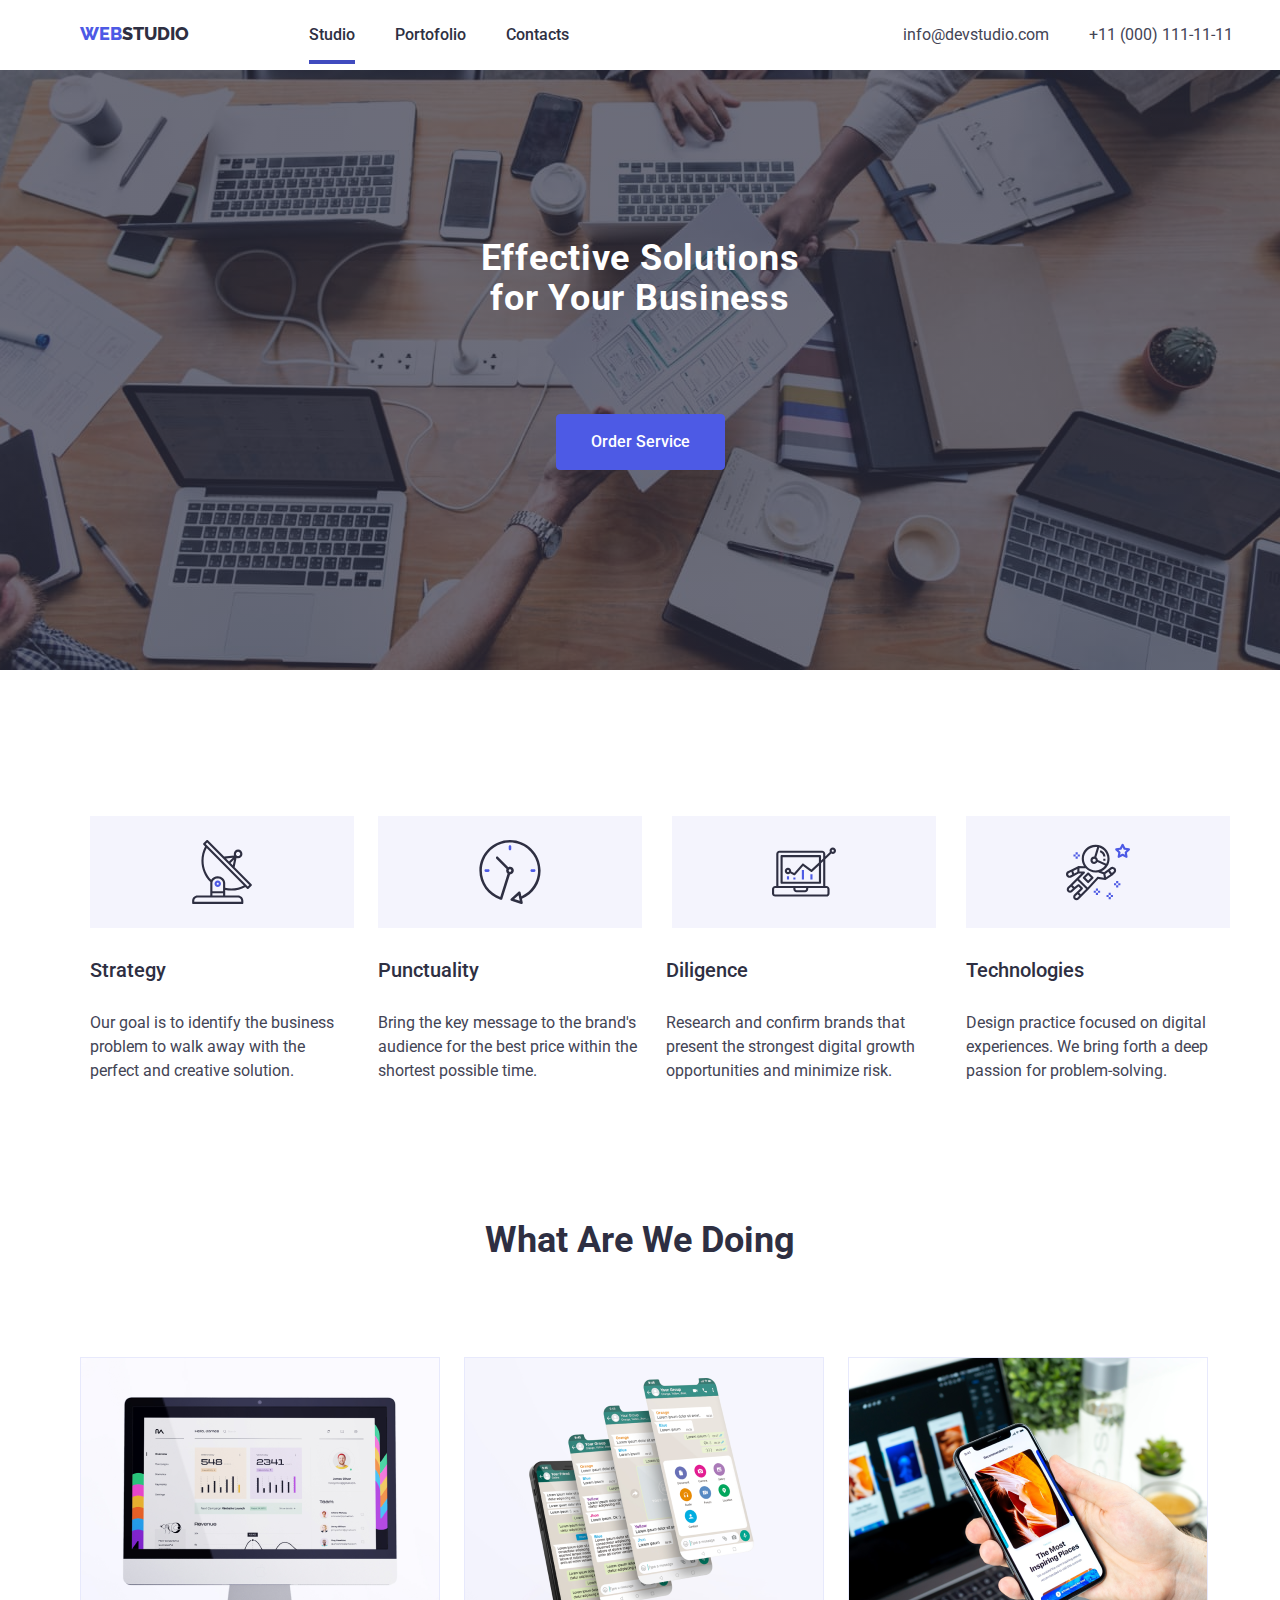
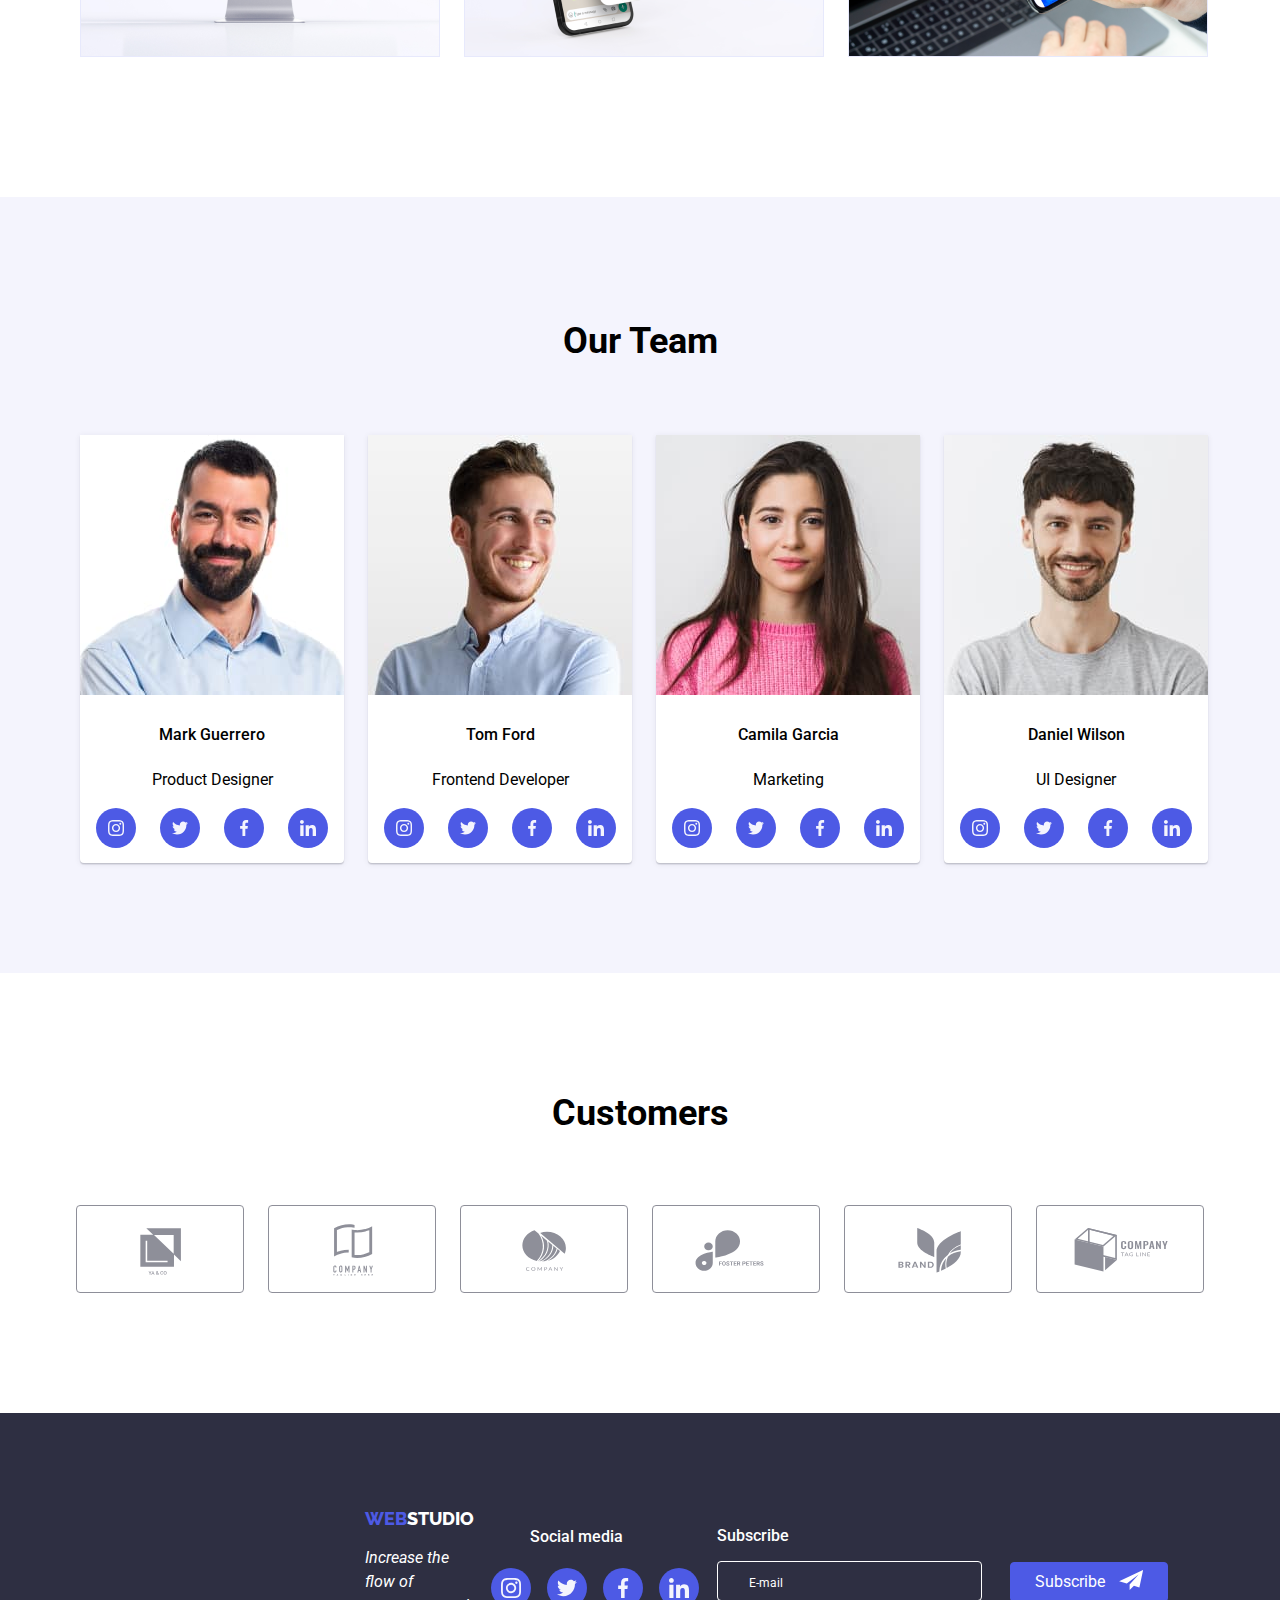
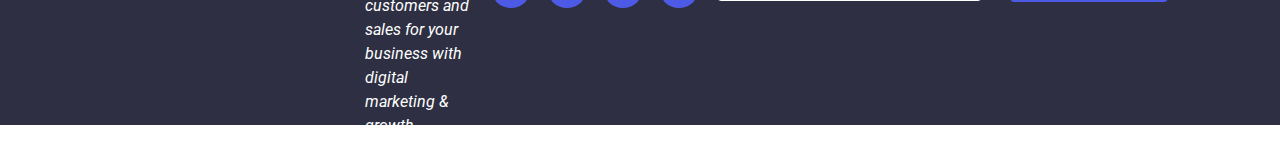
<file: index.html>
<!DOCTYPE html>
<html lang="en">

<head>
    <meta charset="UTF-8">
    <meta name="viewport" content="width=device-width, initial-scale=1.0">
    <title>Studio</title>
    <link rel="preconnect" href="https://fonts.googleapis.com">
    <link rel="preconnect" href="https://fonts.gstatic.com" crossorigin>
    <link
        href="https://fonts.googleapis.com/css2?family=Raleway:ital,wght@0,100..900;1,100..900&family=Roboto:ital,wght@0,100;0,300;0,400;0,500;0,700;0,900;1,100;1,300;1,400;1,500;1,700;1,900&display=swap"
        rel="stylesheet">
    <link rel="stylesheet" href="./styles/modern-normalize.css">
    <link rel="stylesheet" href="./styles/styles.css">

</head>

<body>
    <!-- Header section -->
    <header class="global-header">
        <div class="container">
            <a href="index.html" class="logo">STUDIO</a>
            <nav class="nav-bar">
                <ul class="nav-list">
                    <li><a href="index.html" class="active">Studio</a></li>
                    <li><a href="portofolio.html">Portofolio</a> </li>
                    <li><a href="contacts.html">Contacts</a> </li>
                </ul>
            </nav>
            <ul class="contact">
                <li><a href="mailto:info@devstudio.com">info@devstudio.com</a></li>
                <li><a href="tel:+11(000)111-11-11">+11 (000) 111-11-11</a></li>
            </ul>
        </div>
    </header>

    <main>
        <!-- Hero section -->
        <section class="hero-section">

            <div class="position">
                <h1 class="hero-title">Effective Solutions<br>for Your Business
                </h1>
                <button type="button" class="order-service " data-modal-open>Order Service</button>
            </div>
            <div class="modal is-hidden" data-modal>
                <div class="modal-content">
                    <form action="" autocomplete="on" novalidate>
                        <p>Leave your contacts and we will call you back</p>
                        <label for="" class="form-modal">
                            <span>Name</span>
                            <input type="text" name="name" class="input" required>
                            <svg>
                                <use href="./svg/icons.svg#icon-person"></use>
                            </svg>
                        </label>
                        <label for="" class="form-modal">
                            <span>Phone</span>
                            <input type="text" name="phone" class="input" required>
                            <svg>
                                <use href="./svg/icons.svg#icon-phone"></use>
                            </svg>
                        </label>
                        <label for="" class="form-modal">
                            <span>Email</span>
                            <input type="text" name="email" class="input" required>
                            <svg>
                                <use href="./svg/icons.svg#icon-email"></use>
                            </svg>
                        </label>

                        <label for="" class="form-modal">
                            <span>Comment</span>
                            <textarea type="text" name="message" class="form-message" placeholder="Text input" cols="3"
                                rows="3"></textarea>
                        </label>
                        <label class="accept">
                            <input type="checkbox" class="check" name="agree" value="agree" required>
                            <svg class="check-btn">
                                <use href="./svg/check.svg#icon-check"></use>
                            </svg>
                            <span class="policy-text">I accept the terms and conditions of the <a href=""
                                    class="privacy">Privacy
                                    Policy</a></span>
                        </label>

                        <button type="submit" class="modal-btn">Send</button>
                    </form>
                    <div class="button close-btn" data-modal-close>&times;</div>
                </div>

            </div>
        </section>
        <!-- Section strenghts -->
        <section class="section-one">
            <div class="container">
                <ul class="description-tab">
                    <li class="strategy">
                        <div class="paragraph-icon">
                            <div class="paragraph-logo">
                                <svg>
                                    <use href="./svg/section-one.svg#icon-antena"></use>
                                </svg>
                            </div>
                        </div>
                        <h4>Strategy</h4>
                        <p>
                            Our goal is to identify the business
                            problem to walk away with the perfect and creative solution.
                        </p>
                    </li>
                    <li>
                        <div class="paragraph-icon">
                            <div class="paragraph-logo">
                                <svg>
                                    <use href="./svg/section-one.svg#icon-clock"></use>
                                </svg>
                            </div>
                        </div>
                        <h4>Punctuality</h4>
                        <p>Bring the key message to the brand's audience for the best price within the shortest
                            possible
                            time.
                        </p>
                    </li>
                    <li>
                        <div class="paragraph-icon">
                            <div class="paragraph-logo">
                                <svg>
                                    <use href="./svg/section-one.svg#icon-diagram"></use>
                                </svg>
                            </div>
                        </div>
                        <h4>Diligence</h4>
                        <p>Research and confirm brands that present the strongest digital growth opportunities and
                            minimize
                            risk.</p>
                    </li>
                    <li>
                        <div class="paragraph-icon">
                            <div class="paragraph-logo">
                                <svg>
                                    <use href="./svg/section-one.svg#icon-astronaut"></use>
                                </svg>
                            </div>
                        </div>
                        <h4>Technologies</h4>
                        <p>Design practice focused on digital experiences. We bring forth a deep passion for
                            problem-solving.
                        </p>
                    </li>
                </ul>
            </div>
        </section>
        <!-- Section what are we doing -->
        <section class="section-two">
            <div class="container">
                <h2 class="what-we-do">What Are We Doing</h2>
                <ul class="what-we-do-pics">
                    <li><img src="images/first_pic.png" alt="a pic of a computer monitor" width="360"></li>
                    <li><img src="images/second_pic.png" alt="a pic of a phone with multiple interaces" width="360">
                    </li>
                    <li><img src="images/third_pic.png"
                            alt="a pic of someone holding a phone searching for inspiring places" width="360">
                    </li>
                </ul>
            </div>
        </section>
        <!-- Section our team -->
        <section class="section-three">
            <div class="container">
                <h2 class="our-team">Our Team</h2>
                <ul class="our-team-pics">
                    <li>
                        <img src="images/first_employee.jpg" alt="An image of the product designer" width="264">
                        <h4>Mark Guerrero</h4>
                        <p>Product Designer</p>
                        <div class="social-media">
                            <a href="https://instagram.com" class="icon" target="_blank"
                                rel="noopener noreferrer nofollow" aria-label="Instagram-link">
                                <svg>
                                    <use href="./svg/symbol-defs.svg#icon-instagram"></use>
                                </svg>
                            </a>
                            <a href="https://twitter.com" class="icon" target="_blank"
                                rel="noopener noreferrer nofollow" aria-label="Twitter-link">
                                <svg>
                                    <use href="./svg/symbol-defs.svg#icon-twitter"></use>
                                </svg>
                            </a>

                            <a href="https://facebook.com" class="icon" target="_blank"
                                rel="noopener noreferrer nofollow" aria-label="Facebook-link">
                                <svg>
                                    <use href="./svg/symbol-defs.svg#icon-facebook"></use>
                                </svg>
                            </a>

                            <a href="https://linkedin.com" class="icon" target="_blank"
                                rel="noopener noreferrer nofollow" aria-label="Linkedin-link">
                                <svg>
                                    <use href="./svg/symbol-defs.svg#icon-linkedin"></use>
                                </svg>
                            </a>

                        </div>
                    <li>
                        <img src="images/second_employee.jpg" alt="An image of the frontend developer" width="264">
                        <h4>Tom Ford</h4>
                        <p>Frontend Developer</p>
                        <div class="social-media">
                            <a href="https://instagram.com" class="icon" target="_blank"
                                rel="noopener noreferrer nofollow" aria-label="Instagram-link">
                                <svg>
                                    <use href="./svg/symbol-defs.svg#icon-instagram"></use>
                                </svg>
                            </a>
                            <a href="https://twitter.com" class="icon" target="_blank"
                                rel="noopener noreferrer nofollow" aria-label="Twitter-link">
                                <svg>
                                    <use href="./svg/symbol-defs.svg#icon-twitter"></use>
                                </svg>
                            </a>

                            <a href="https://facebook.com" class="icon" target="_blank"
                                rel="noopener noreferrer nofollow" aria-label="Facebook-link">
                                <svg>
                                    <use href="./svg/symbol-defs.svg#icon-facebook"></use>
                                </svg>
                            </a>

                            <a href="https://linkedin.com" class="icon" target="_blank"
                                rel="noopener noreferrer nofollow" aria-label="Linkedin-link">
                                <svg>
                                    <use href="./svg/symbol-defs.svg#icon-linkedin"></use>
                                </svg>
                            </a>
                        </div>
                    <li>
                        <img src="images/third_employee.jpg" alt="An image of one of the marketing employees"
                            width="264">
                        <h4>Camila Garcia</h4>
                        <p>Marketing</p>
                        <div class="social-media">
                            <a href="https://instagram.com" class="icon" target="_blank"
                                rel="noopener noreferrer nofollow" aria-label="Instagram-link">
                                <svg>
                                    <use href="./svg/symbol-defs.svg#icon-instagram"></use>
                                </svg>
                            </a>
                            <a href="https://twitter.com" class="icon" target="_blank"
                                rel="noopener noreferrer nofollow" aria-label="Twitter-link">
                                <svg>
                                    <use href="./svg/symbol-defs.svg#icon-twitter"></use>
                                </svg>
                            </a>

                            <a href="https://facebook.com" class="icon" target="_blank"
                                rel="noopener noreferrer nofollow" aria-label="Facebook-link">
                                <svg>
                                    <use href="./svg/symbol-defs.svg#icon-facebook"></use>
                                </svg>
                            </a>

                            <a href="https://linkedin.com" class="icon" target="_blank"
                                rel="noopener noreferrer nofollow" aria-label="Linkedin-link">
                                <svg>
                                    <use href="./svg/symbol-defs.svg#icon-linkedin"></use>
                                </svg>
                            </a>
                        </div>
                    </li>
                    <li>
                        <img src="images/forth_employee.jpg" alt="An image of the ux designer" width="264">
                        <h4>Daniel Wilson</h4>
                        <p>UI Designer</p>
                        <div class="social-media">
                            <a href="https://instagram.com" class="icon" target="_blank"
                                rel="noopener noreferrer nofollow" aria-label="Instagram-link">
                                <svg>
                                    <use href="./svg/symbol-defs.svg#icon-instagram"></use>
                                </svg>
                            </a>
                            <a href="https://twitter.com" class="icon" target="_blank"
                                rel="noopener noreferrer nofollow" aria-label="Twitter-link">
                                <svg>
                                    <use href="./svg/symbol-defs.svg#icon-twitter"></use>
                                </svg>
                            </a>

                            <a href="https://facebook.com" class="icon" target="_blank"
                                rel="noopener noreferrer nofollow" aria-label="Facebook-link">
                                <svg>
                                    <use href="./svg/symbol-defs.svg#icon-facebook"></use>
                                </svg>
                            </a>

                            <a href="https://linkedin.com" class="icon" target="_blank"
                                rel="noopener noreferrer nofollow" aria-label="Linkedin-link">
                                <svg>
                                    <use href="./svg/symbol-defs.svg#icon-linkedin"></use>
                                </svg>
                            </a>
                        </div>
                </ul>
            </div>
        </section>
        <!-- Section four -->
        <section class="section-four">
            <h2>Customers</h2>
            <div class="customers">
                <div class="customers-logo">
                    <svg>
                        <use href="./svg/customers.svg#icon-client-1"></use>
                    </svg>
                </div>
                <div class="customers-logo">
                    <svg>
                        <use href="./svg/customers.svg#icon-client-2"></use>
                    </svg>
                </div>
                <div class="customers-logo">
                    <svg>
                        <use href="./svg/customers.svg#icon-client-3"></use>
                    </svg>
                </div>
                <div class="customers-logo">
                    <svg>
                        <use href="./svg/customers.svg#icon-client-4"></use>
                    </svg>
                </div>
                <div class="customers-logo">
                    <svg>
                        <use href="./svg/customers.svg#icon-client-5"></use>
                    </svg>
                </div>
                <div class="customers-logo">
                    <svg>
                        <use href="./svg/customers.svg#icon-client-6"></use>
                    </svg>
                </div>
            </div>
            </div>

        </section>
    </main>
    <!-- Footer section -->
    <footer class="footer">
        <div class="container">
            <a href="index.html" class="logo-footer">STUDIO</a>
            <address class="address">Increase the flow of customers and <br> sales for your business with digital <br>
                marketing & growth solutions.
            </address>
        </div>
        <div class="container">
            <h4>Social media</h4>
            <div class="social-media-footer">
                <a href="https://instagram.com" class="icon" target="_blank" rel="noopener noreferrer nofollow"
                    aria-label="Instagram-link">
                    <svg>
                        <use href="./svg/symbol-defs.svg#icon-instagram"></use>
                    </svg>
                </a>
                <a href="https://twitter.com" class="icon" target="_blank" rel="noopener noreferrer nofollow"
                    aria-label="Twitter-link">
                    <svg>
                        <use href="./svg/symbol-defs.svg#icon-twitter"></use>
                    </svg>
                </a>

                <a href="https://facebook.com" class="icon" target="_blank" rel="noopener noreferrer nofollow"
                    aria-label="Facebook-link">
                    <svg>
                        <use href="./svg/symbol-defs.svg#icon-facebook"></use>
                    </svg>
                </a>

                <a href="https://linkedin.com" class="icon" target="_blank" rel="noopener noreferrer nofollow"
                    aria-label="Linkedin-link">
                    <svg>
                        <use href="./svg/symbol-defs.svg#icon-linkedin"></use>
                    </svg>
                </a>
            </div>
        </div>
        <div class="container">
            <div class="subscribe-footer">

                <form class="position-mail">
                    <span class="subscribe-bottom">Subscribe</span>
                    <label class="footer-email">
                        <input type="text" name="email" required class="mail-style" placeholder="E-mail">
                        <button type="submit" class="sub-btn">Subscribe
                            <svg class="send">
                                <use href="./svg/send-mail.svg#icon-send-mail"></use>
                            </svg>
                        </button>
                    </label>
                </form>
            </div>
        </div>
    </footer>
    <script src="./js/modal.js"></script>
</body>

</html>
</file>
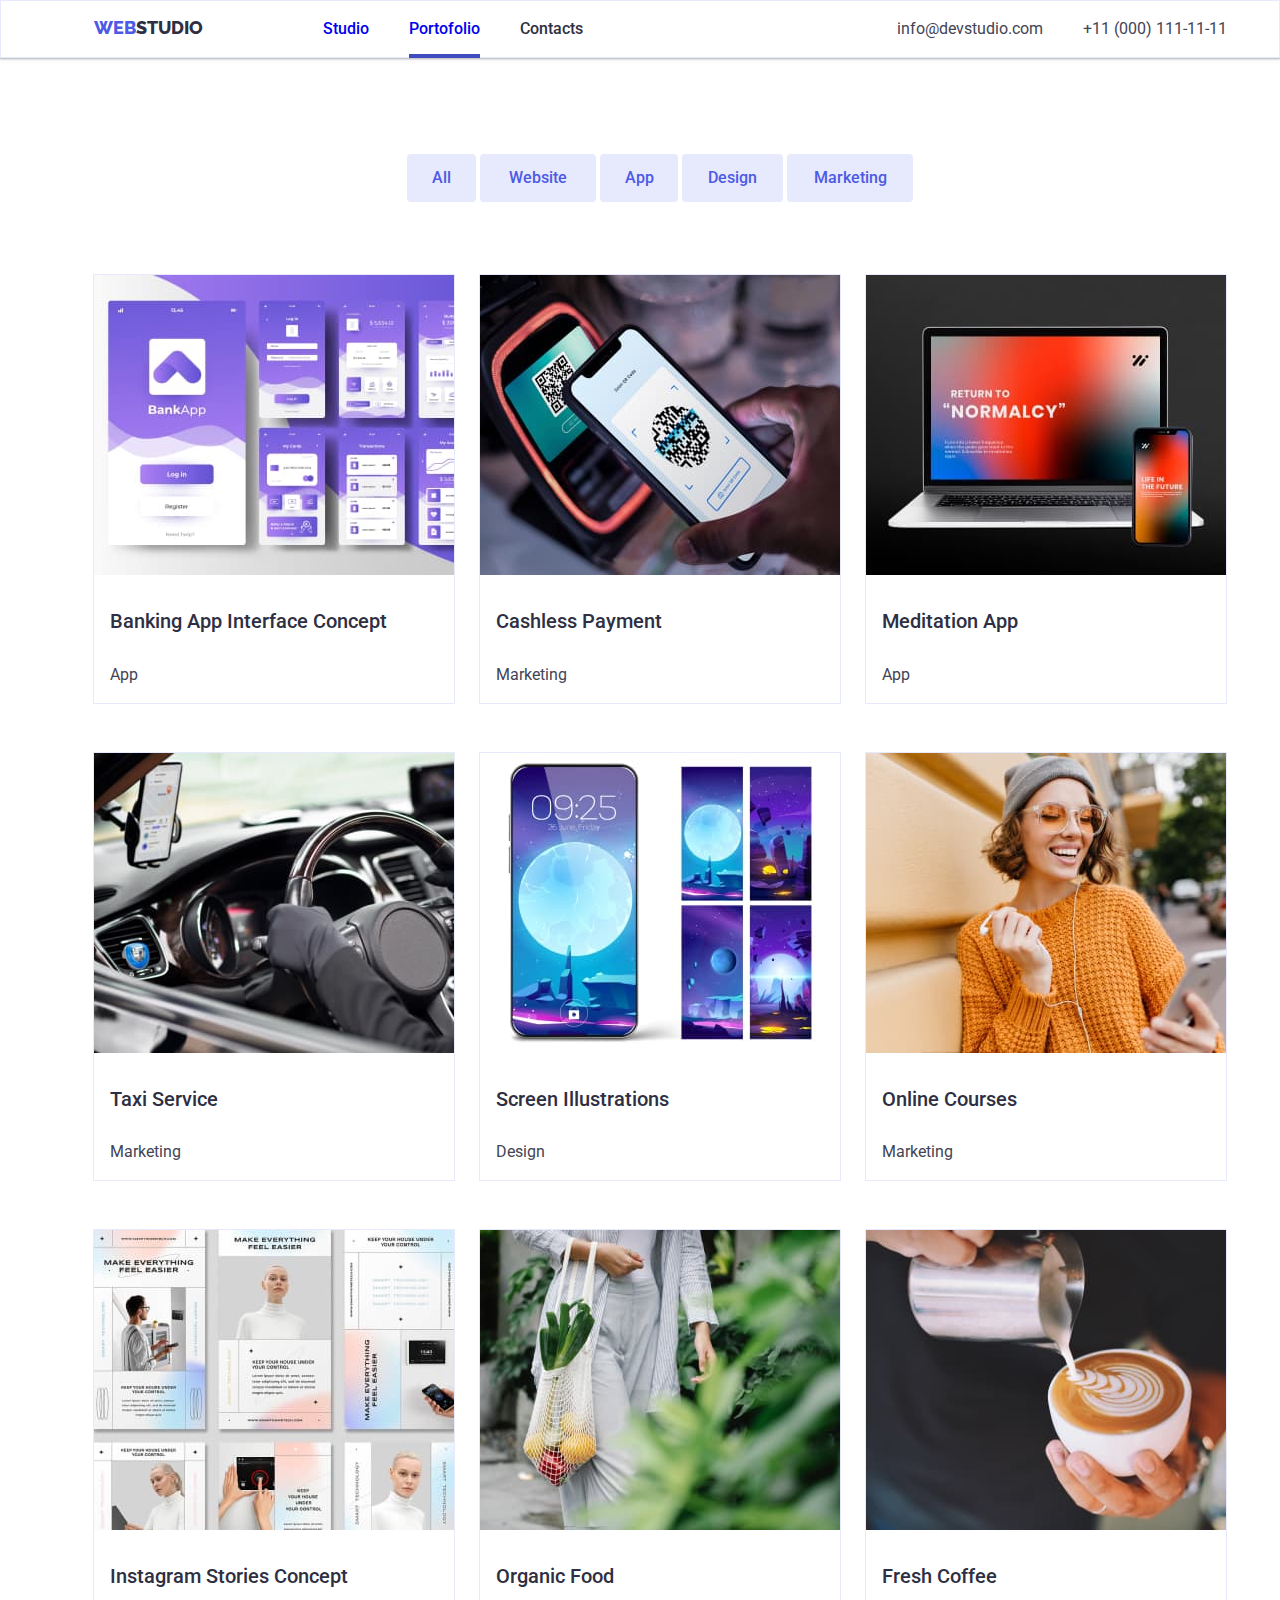
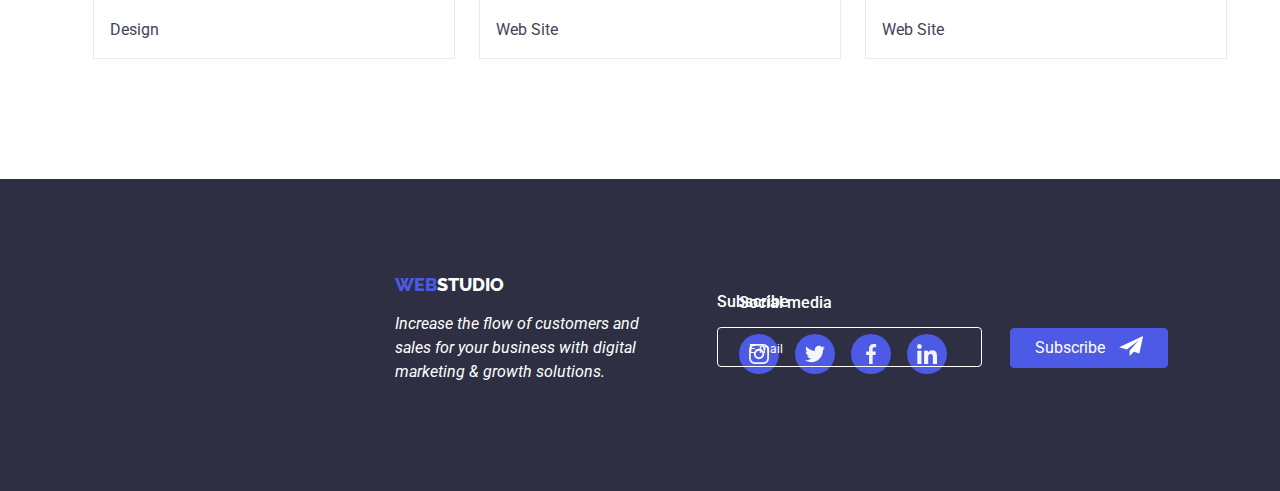
<file: portofolio.html>
<!DOCTYPE html>
<html lang="en">

<head>
    <meta charset="UTF-8">
    <meta name="viewport" content="width=device-width, initial-scale=1.0">
    <title>Portofolio</title>
    <link rel="preconnect" href="https://fonts.googleapis.com">
    <link rel="preconnect" href="https://fonts.gstatic.com" crossorigin>
    <link
        href="https://fonts.googleapis.com/css2?family=Raleway:ital,wght@0,100..900;1,100..900&family=Roboto:ital,wght@0,100;0,300;0,400;0,500;0,700;0,900;1,100;1,300;1,400;1,500;1,700;1,900&display=swap"
        rel="stylesheet">
    <link rel="stylesheet" href="./styles/modern-normalize.css">
    <link rel="stylesheet" href="styles/portofolio.css">
</head>

<body>
    <!-- Header section -->
    <header class="global-header">
        <div class="container">
            <a href="index.html" class="logo">STUDIO</a>
            <nav class="nav-bar">
                <ul class="nav-list">
                    <li><a href="index.html">Studio</a></li>
                    <li><a href="portofolio.html" class="active">Portofolio</a></li>
                    <li><a href="contacts.html" class="another-contact">Contacts</a></li>
                </ul>
            </nav>
            <ul class="contact">
                <li><a href="mailto:info@devstudio.com">info@devstudio.com</a></li>
                <li><a href="tel:+11(000)111-11-11">+11 (000) 111-11-11</a></li>
            </ul>
        </div>
    </header>
    <main>
        <!-- Filter buttons -->
        <div class="filters">
            <ul class="portofolio-buttons">
                <li>
                    <button type="button" class="filter-btn all-button" onclick="filterSelection('all')">All</button>
                    <button type="button" class="filter-btn web-button"
                        onclick="filterSelection('web')">Website</button>
                    <button type="button" class="filter-btn app-button" onclick="filterSelection('app')">App</button>
                    <button type="button" class="filter-btn design-button"
                        onclick="filterSelection('design')">Design</button>
                    <button type="button" class="filter-btn marketing-button"
                        onclick="filterSelection('marketing')">Marketing</button>
                </li>
            </ul>
        </div>

        <!-- List of images-->
        <section class="list-border">
            <div class="container">
                <ul class="portofolio-list-one">
                    <li data-category="app">
                        <div class="img-overlay">
                            <img src="images/banking_app.jpg" alt="The interface of the banking app">
                            <div class="overlay">
                                <p class="text-overlay">14 Stylish and User-Friendly App Design Concepts · Task Manager
                                    App
                                    · Calorie Tracker
                                    App · Exotic Fruit Ecommerce App ·
                                    Cloud Storage App</p>
                            </div>
                        </div>
                        <h4>Banking App Interface Concept</h4>
                        <p>App</p>

                    </li>
                    <li data-category="marketing">
                        <div class="img-overlay">
                            <img src="images/cashless_payment.jpg" alt="An image of cashless payment">
                            <div class="overlay">
                                <p class="text-overlay">14 Stylish and User-Friendly App Design Concepts · Task Manager
                                    App
                                    · Calorie Tracker
                                    App · Exotic Fruit Ecommerce App ·
                                    Cloud Storage App</p>
                            </div>
                        </div>
                        <h4>Cashless Payment</h4>
                        <p>Marketing</p>
                    </li>
                    <li data-category="app">
                        <div class="img-overlay">
                            <img src="images/meditation.jpg" alt="A preview of the meditation app">
                            <div class="overlay">
                                <p class="text-overlay">14 Stylish and User-Friendly App Design Concepts · Task Manager
                                    App
                                    · Calorie Tracker
                                    App · Exotic Fruit Ecommerce App ·
                                    Cloud Storage App</p>
                            </div>
                        </div>
                        <h4>Meditation App</h4>
                        <p>App</p>
                    </li>
                </ul>
            </div>
            <div class="container">
                <ul class="portofolio-list-two">
                    <li data-category="marketing">
                        <div class="img-overlay">
                            <img src="images/taxi.jpg" alt="An image of a taxi driver">
                            <div class="overlay">
                                <p class="text-overlay">14 Stylish and User-Friendly App Design Concepts · Task Manager
                                    App
                                    · Calorie Tracker
                                    App · Exotic Fruit Ecommerce App ·
                                    Cloud Storage App</p>
                            </div>
                        </div>
                        <h4>Taxi Service</h4>
                        <p>Marketing</p>
                    </li>
                    <li data-category="design">
                        <div class="img-overlay">
                            <img src="images/screen_ill.jpg" alt="A few images with background previews">
                            <div class="overlay">
                                <p class="text-overlay">14 Stylish and User-Friendly App Design Concepts · Task Manager
                                    App
                                    · Calorie Tracker
                                    App · Exotic Fruit Ecommerce App ·
                                    Cloud Storage App</p>
                            </div>
                        </div>
                        <h4>Screen Illustrations</h4>
                        <p>Design</p>
                    </li>
                    <li data-category="marketing">
                        <div class="img-overlay">
                            <img src="images/online_courses.jpg"
                                alt="A pic of a woman being connected to the classes online">
                            <div class="overlay">
                                <p class="text-overlay">14 Stylish and User-Friendly App Design Concepts · Task Manager
                                    App
                                    · Calorie Tracker
                                    App · Exotic Fruit Ecommerce App ·
                                    Cloud Storage App</p>
                            </div>
                        </div>
                        <h4>Online Courses</h4>
                        <p>Marketing</p>
                    </li>
                </ul>
            </div>
            <div class="container">
                <ul class="portofolio-list-three">
                    <li data-category="design">
                        <div class="img-overlay">
                            <img src="images/instagram_stories.jpg" alt="Previews of the instragram stories concept ">
                            <div class="overlay">
                                <p class="text-overlay">14 Stylish and User-Friendly App Design Concepts · Task Manager
                                    App
                                    · Calorie Tracker
                                    App · Exotic Fruit Ecommerce App ·
                                    Cloud Storage App</p>
                            </div>
                        </div>
                        <h4>Instagram Stories Concept</h4>
                        <p>Design</p>
                    </li>
                    <li data-category="web">
                        <div class="img-overlay">
                            <img src="images/organic_food.jpg" alt="A pic of someone carrying organic food">
                            <div class="overlay">
                                <p class="text-overlay">14 Stylish and User-Friendly App Design Concepts · Task Manager
                                    App
                                    · Calorie Tracker
                                    App · Exotic Fruit Ecommerce App ·
                                    Cloud Storage App</p>
                            </div>
                        </div>
                        <h4>Organic Food</h4>
                        <p>Web Site</p>
                    </li>
                    <li data-category="web">
                        <div class="img-overlay">
                            <img src="images/fresh_coffee.jpg" alt="A pic of someone holding a cup of fresh coffee">
                            <div class="overlay">
                                <p class="text-overlay">14 Stylish and User-Friendly App Design Concepts · Task Manager
                                    App
                                    · Calorie Tracker
                                    App · Exotic Fruit Ecommerce App ·
                                    Cloud Storage App</p>
                            </div>
                        </div>
                        <h4>Fresh Coffee</h4>
                        <p>Web Site</p>
                    </li>
                </ul>
            </div>
            </div>

        </section>
    </main>
    <!-- Footer section -->
    <footer class="footer">
        <div class="container">
            <a href="index.html" class="logo-footer">STUDIO</a>
            <address class="address">Increase the flow of customers and <br> sales for your business with digital <br>
                marketing & growth solutions.
            </address>
        </div>
        <div class="container">
            <h4>Social media</h4>
            <div class="social-media-footer">
                <a href="https://instagram.com" class="icon" target="_blank" rel="noopener noreferrer nofollow"
                    aria-label="Instagram-link">
                    <svg>
                        <use href="./svg/symbol-defs.svg#icon-instagram"></use>
                    </svg>
                </a>
                <a href="https://twitter.com" class="icon" target="_blank" rel="noopener noreferrer nofollow"
                    aria-label="Twitter-link">
                    <svg>
                        <use href="./svg/symbol-defs.svg#icon-twitter"></use>
                    </svg>
                </a>

                <a href="https://facebook.com" class="icon" target="_blank" rel="noopener noreferrer nofollow"
                    aria-label="Facebook-link">
                    <svg>
                        <use href="./svg/symbol-defs.svg#icon-facebook"></use>
                    </svg>
                </a>

                <a href="https://linkedin.com" class="icon" target="_blank" rel="noopener noreferrer nofollow"
                    aria-label="Linkedin-link">
                    <svg>
                        <use href="./svg/symbol-defs.svg#icon-linkedin"></use>
                    </svg>
                </a>
            </div>
        </div>
        <div class="container">
            <div class="subscribe-footer">

                <form class="position-mail">
                    <span class="subscribe-bottom">Subscribe</span>
                    <label class="footer-email">
                        <input type="text" name="email" required class="mail-style" placeholder="E-mail">
                        <button type="submit" class="sub-btn">Subscribe
                            <svg class="send">
                                <use href="./svg/send-mail.svg#icon-send-mail"></use>
                            </svg>
                        </button>
                    </label>
                </form>
            </div>
        </div>
    </footer>
    <script src="./js/filter.js"></script>
</body>

</html>
</file>
<file: styles/styles.css>
*,
*::before,
*::after {
    box-sizing: border-box;
}

:root {
    --subtitle-color: #2E2F42;
    --text-color: #434455;
    --title-font-family: "Roboto",
        sans-serif;
    --logo-font-family: "Raleway",
        sans-serif;
}

button[type="button"] {
    cursor: pointer;
}

@media screen and (min-width:428px) {

    .nav-bar {
        display: none;
    }

    .contact {
        display: none;
    }

    .global-header {
        height: 70px;
        display: flex;
        align-items: center;
    }

    .hero-title {
        color: #ffffff;
        font-family: var(--title-font-family);
        font-size: 36px;
        font-weight: 700;
        line-height: 2.5rem;
        letter-spacing: 0.02em;
        text-align: center;
        position: absolute;
    }

    .order-service {
        font-family: var(--title-font-family);
        font-weight: 500;
        background-color: #4D5AE5;
        border-radius: 4px;
        width: 169px;
        height: 56px;
        color: #ffffff;
        box-shadow: 0 4px 4px 0 rgba(0, 0, 0, 0.15), rgba(0, 0, 0, 0.15);
        border: 1px solid #4D5AE5;
        margin-top: 200px;
        transition: 250ms cubic-bezier(0.4, 0, 0.2, 1);
    }
}

.logo::before {
    content: "WEB";
    color: #4D5AE5;
    font-family: var(--logo-font-family);
    font-weight: 800;
    font-size: 18px;
}

.logo {
    font-family: var(--logo-font-family);
    font-weight: 800;
    color: #2E2F42;
    line-height: 1.31;
    font-size: 18px;
    padding-right: 76px;
    padding-left: 40px;
    transition: 250ms cubic-bezier(0.4, 0, 0.2, 1);
    outline: none;

}

a {
    text-decoration: none;
}

body {
    font-family: var(--title-font-family);
}

h1,
h2 {
    font-weight: 700;
}

h4 {
    font-weight: 500;
}

/* NAV STYLING */



/* Background color for hero section */

.hero-section {
    background-image: linear-gradient(rgba(46, 47, 66, 0.7), rgba(46, 47, 66, 0.7)), url("../images/office.jpg");
    background-position: center;
    background-size: cover;
    height: 600px;
    margin-right: auto;
    padding: 94px 0;
    position: relative;
}



[href$=".html"] {
    color: var(--subtitle-color);
}

.order-service {
    font-family: var(--title-font-family);
    font-weight: 500;
    background-color: #4D5AE5;
    border-radius: 4px;
    width: 169px;
    height: 56px;
    color: #ffffff;
    box-shadow: 0 4px 4px 0 rgba(0, 0, 0, 0.15), rgba(0, 0, 0, 0.15);
    border: 1px solid #4D5AE5;
    margin-top: 200px;
    transition: 250ms cubic-bezier(0.4, 0, 0.2, 1);
}

.is-hidden {
    visibility: hidden;
}

.modal {
    position: fixed;
    top: 0;
    left: 0;
    width: 100vw;
    height: 100vw;
    display: flex;
    justify-content: center;
}

.modal-content {
    margin: 0 auto;
    padding: 16px;
    background-color: #ffffff;
    width: 408px;
    height: 584px;
    position: relative;
    margin-top: 70px;
    border-radius: 4px;
    box-shadow: 0 1px 1px 0 rgba(0, 0, 0, 0.14), 0 1px 3px 0 rgba(0, 0, 0, 0.12), 0 1px 2px 0 rgba(0, 0, 0, 0.2);
}

.close-btn {
    background-color: #E7E9FC;
    border-radius: 50%;
    position: absolute;
    color: #000;
    outline: none;
    right: 24px;
    top: 24px;
    height: 24px;
    width: 24px;
    display: flex;
    justify-content: center;
    align-items: center;
    cursor: pointer;
}

.position {
    display: flex;
    flex-direction: column-reverse;
    align-items: center;
    justify-content: flex-end;
    margin-top: 50px;
}



.order-service:hover,
.order-service:focus {
    background-color: #E7E9FC;
    border: 1px solid #E7E9FC;
    color: #4D5AE5;
    outline: none;
    cursor: pointer;
    transform: scale(1.1);
}

.section-one {
    display: flex;
    justify-content: center;
    padding: 50px;
}

.paragraph-icon {
    display: flex;
    justify-content: center;
    gap: 24px;
    margin-top: 80px;
}

.paragraph-icon .paragraph-logo {
    width: 264px;
    height: 112px;
    background-color: #F4F4FD;
    display: flex;
    justify-content: center;
    align-items: center;
}

.paragraph-icon svg {
    width: 64px;
    height: 64px;
}

.container {
    width: 1200px;
}

.description-tab {
    list-style: none;
    line-height: 1.5;
    display: flex;
    gap: 24px;
}

.description-tab>li>h4 {
    color: var(--subtitle-color);
    font-size: 20px;
}

.description-tab>li>p {
    color: var(--text-color);
}

.section-two {
    display: flex;
    justify-content: center;
}

.what-we-do {
    text-align: center;
    color: var(--subtitle-color);
    line-height: 2.5;
    font-size: 36px;
    margin-bottom: 72px;
}

.what-we-do-pics {
    list-style: none;
    display: flex;
    gap: 24px;
}

.what-we-do-pics li {
    justify-content: space-between;
}

.section-three {
    display: flex;
    justify-content: center;
    padding: 94px 0;
    background-color: #F4F4FD;
    margin-top: 120px;
}

.section-three>div>ul>li {
    border-radius: 0 0 4px 4px;
    padding: 0px 0px 32px 0px;
    width: 264px;
    height: 428px;
    box-shadow: 0 2px 1px 0 rgba(46, 47, 66, 0.08), 0 1px 1px 0 rgba(46, 47, 66, 0.16), 0 1px 6px 0 rgba(46, 47, 66, 0.08);
    background: #ffffff;
}

.our-team {
    text-align: center;
    font-size: 36px;
    margin-bottom: 72px;
}

.our-team-pics {
    list-style: none;
    line-height: 1.5;
    display: flex;
    gap: 24px;
}

.our-team-pics>li {
    text-align: center;
}

.social-media {
    display: flex;
    justify-content: center;
    gap: 24px;
    margin-top: 8px;
}

.social-media .icon svg {
    width: 16px;
    height: 16px;
}

.social-media .icon {
    width: 40px;
    height: 40px;
    background-color: #4D5AE5;
    border-radius: 50%;
    display: flex;
    justify-content: center;
    align-items: center;
    transition: 250ms cubic-bezier(0.4, 0, 0.2, 1);
    outline: none;
}



.social-media .icon:hover,
.social-media .icon:focus {
    background-color: #10A5F5;
}



.section-four>h2 {
    text-align: center;
    margin-top: 120px;
    font-family: var(--title-font-family);
    font-weight: 700;
    font-size: 36px;
    line-height: 40px;
}

.customers {
    display: flex;
    justify-content: center;
    gap: 24px;
    margin-top: 72px;
    margin-bottom: 120px;
}

.customers .customers-logo {
    width: 168px;
    height: 88px;
    border: 1px solid #8E8F99;
    border-radius: 4px;
    display: flex;
    justify-content: center;
    align-items: center;
}

.customers .customers-logo:hover,
.customers .customers-logo:active {
    border: 1px solid #10A5F5;
    transition: 250ms cubic-bezier(0.4, 0, 0.2, 1);
}

.customers-logo svg {
    color: #8e8f99;
}

.customers-logo:hover svg {
    color: #10A5F5;
    transition: 250ms cubic-bezier(0.4, 0, 0.2, 1);
}

.customers-logo svg use {
    width: 104px;
    height: 56px;
}

.address {
    line-height: 1.5;
    color: #ffffff;
    padding-top: 16px;
    display: flex;
    padding-left: 365px;
}

.footer {
    background-color: #2E2F42;
    height: 312px;
    padding: 94px 0;
    display: flex;
}

.logo-footer::before {
    content: "WEB";
    color: #4D5AE5;
    font-family: var(--logo-font-family);
    font-weight: 800;
    font-size: 18px;
    padding-left: 365px;
}

.logo-footer {
    font-family: var(--logo-font-family);
    font-weight: 800;
    color: #ffffff;
    line-height: 1.31;
    font-size: 18px;
    transition: 250ms cubic-bezier(0.4, 0, 0.2, 1);
    outline: none;
}

.footer .container h4 {
    font-family: var(--title-font-family);
    font-weight: 500;
    display: flex;
    flex-direction: row;
    color: #ffffff;
    position: relative;
    left: 14%;
}

.social-media-footer {
    display: flex;
    justify-content: center;
    gap: 16px;
    position: relative;
    right: 20%;
}

.social-media-footer svg {
    width: 20px;
    height: 20px;
    transition: 250ms cubic-bezier(0.4, 0, 0.2, 1);
}

.social-media-footer .icon {
    width: 40px;
    height: 40px;
    background-color: #4D5AE5;
    border-radius: 50%;
    display: flex;
    justify-content: center;
    align-items: center;
    transition: 250ms cubic-bezier(0.4, 0, 0.2, 1);
    outline: none;
}

.social-media-footer :hover,
.social-media-footer :focus {
    background-color: #10A5F5;
    outline: none;
}

.form-modal {
    display: flex;
    flex-direction: column;
    gap: 4px;
    position: relative;
}


.modal-content>form p {
    margin-top: 52px;
    text-align: center;
    font-weight: 500;
    letter-spacing: 2%;
}

.form-message {
    height: 138px;
    width: 360px;
    border: 1px solid #8E8F99;
    border-radius: 4px;
    position: absolute;
    left: 2%;
    margin-top: 30px;
    outline: none;
    padding-left: 12px;
    padding-top: 10px;
    font-size: 14px;
}

.form-message:focus {
    border: 1px solid #4D5AE5;
}

textarea {
    resize: none;
}

.input {
    height: 38px;
    width: 360px;
    border: 1px solid #8E8F99;
    border-radius: 4px;
    position: relative;
    left: 2%;
    outline: none;

}

.form-modal svg {
    height: 24px;
    width: 18px;
}

.input[type="text"] {
    padding-left: 30px;
    font-size: 14px;
}

.input[type="text"]+svg {
    position: absolute;
    top: 72%;
    left: 5%;
    transform: translateY(-50%);
}

.input[type="text"]:focus+svg {
    fill: #4D5AE5;
}

.input:focus {
    border: 1px solid #4D5AE5;
}


.form-modal>span {
    margin-top: 8px;
    position: relative;
    left: 2%;
    font-size: 12px;
    color: #8E8F99;
}

.form-message::placeholder {
    color: #2E2F4266;
}

.modal-btn {
    border-radius: 4px;
    padding: 16px 32px;
    width: 169px;
    height: 56px;
    border: 1px solid #4D5AE5;
    box-shadow: 0 4px 4px 0 rgba(0, 0, 0, 0.15);
    background-color: #4D5AE5;
    position: absolute;
    bottom: 24px;
    left: 119px;
    color: white;
    outline: none;
}

.modal-btn:hover {
    cursor: pointer;
    transition: 250ms cubic-bezier(0.4, 0, 0.2, 1);
    background-color: #E7E9FC;
    border: 1px solid #E7E9FC;
    color: #4D5AE5;
    transform: scale(1.1);
}

.modal-btn:not(:hover) {
    transition: 250ms cubic-bezier(0.4, 0, 0.2, 1);
}

.check-btn {
    width: 12px;
    height: 12px;
    color: transparent;
    border: 1px solid #212121;
    border-radius: 2px;
    transition: border-color 250ms cubic-bezier(0.4, 0, 0.2, 1), background-color 250ms cubic-bezier(0.4, 0, 0.2, 1), fill 250ms cubic-bezier(0.4, 0, 0.2, 1);
    margin-right: 8px;
    position: absolute;
    bottom: 16.3%;
    left: 6.2%;
    cursor: pointer;
}

.check {
    display: none;
}


.check:checked+.check-btn {
    background-color: #4D5AE5;
    border-color: #404BBF;
    fill: #ffffff;
    outline: none;
}

.accept {
    font-size: 12px;
    letter-spacing: 0.4px;
}

.policy-text .privacy {
    color: #404BBF;
    text-decoration: underline;
}

.policy-text {
    position: absolute;
    bottom: 16%;
    left: 12%;
    cursor: pointer;
}

.subscribe-bottom {
    color: white;
    font-weight: 500;
    display: flex;
    margin-bottom: 16px;
}

.mail-style {
    border: 1px solid #ffffff;
    border-radius: 4px;
    height: 40px;
    width: 265px;
    outline: none;
    background-color: transparent;
    color: white;
    padding-left: 15px;
}

.mail-style:focus {
    border: 2px solid #4D5AE5;
    transition: 250ms cubic-bezier(0.4, 0, 0.2, 1);
    transform: scale(1.1);
    color: white;
    padding-left: 15px;
}

.subscribe-footer {
    position: absolute;
    left: 56%;
}

.sub-btn {
    background-color: #4D5AE5;
    border: 1px solid #4D5AE5;
    border-radius: 4px;
    outline: none;
    color: #ffffff;
    margin-left: 24px;
    padding: 5px 24px 8px 24px;
    height: 40px;
}

.sub-btn:focus,
.sub-btn:hover {
    background-color: #ffffff;
    color: #4D5AE5;
    font-weight: 500;
    border: 1px solid #ffffff;
    transition: 250ms cubic-bezier(0.4, 0, 0.2, 1);
    transform: scale(1.1);
    cursor: pointer;
}


.send {
    width: 24px;
    height: 20px;
    fill: #ffffff;
    margin-left: 10px;
    margin-bottom: -3px;
}


.mail-style::placeholder {
    color: #ffffff;
    padding-left: 16px;
    font-size: 12px;
}

.position-mail {
    margin-top: 20px;
}

.sub-btn[type="submit"]:hover svg,
.sub-btn[type="submit"]:focus svg {
    fill: #4D5AE5;
    transition: 250ms cubic-bezier(0.4, 0, 0.2, 1);
    cursor: pointer;
}



@media screen and (min-width: 768px) and (max-width: 1157px) {

    .global-header {
        display: flex;
        justify-content: center;
    }

    .nav-bar {
        list-style: none;
        font-weight: 500;
        color: var(--subtitle-color);
        display: inline-flex;
        justify-content: center;
    }

    .nav-list {
        display: flex;
        gap: 40px;
        list-style: none;
        line-height: 1.5;
    }

    .nav-list a {
        transition: 250ms cubic-bezier(0.4, 0, 0.2, 1);
        outline: none;
    }

    .nav-list a.active {
        border-bottom: 4px solid #404BBF;
        ;
        padding-bottom: 16px;
    }

    [href$=".html"]:hover {
        color: #404BBF;
    }

    [href$=".html"]:focus {
        color: #404BBF;
    }

    /* PHONE AND EMAIL COLOR */

    .contact {
        list-style: none;
        line-height: 1.5;
        display: flex;
        gap: 40px;
        padding-left: 330px;
        flex-direction: column;
    }

    .contact>li>a {
        color: var(--text-color)
    }

    .contact>li>a:hover {
        color: #404BBF;
        transition: 250ms cubic-bezier(0.4, 0, 0.2, 1);
    }

    .contact>li>a:focus {
        color: #404BBF;
        outline: none;
        transition: 250ms cubic-bezier(0.4, 0, 0.2, 1);
    }

}

@media screen and (min-width: 1158px) {
    .global-header {
        display: flex;
        justify-content: center;
    }

    .nav-bar {
        list-style: none;
        font-weight: 500;
        color: var(--subtitle-color);
        display: inline-flex;
        justify-content: center;
    }

    .nav-list {
        display: flex;
        gap: 40px;
        list-style: none;
        line-height: 1.5;
    }

    .nav-list a {
        transition: 250ms cubic-bezier(0.4, 0, 0.2, 1);
        outline: none;
    }

    .nav-list a.active {
        border-bottom: 4px solid #404BBF;
        ;
        padding-bottom: 16px;
    }

    [href$=".html"]:hover {
        color: #404BBF;
    }

    [href$=".html"]:focus {
        color: #404BBF;
    }

    /* PHONE AND EMAIL COLOR */

    .contact {
        list-style: none;
        line-height: 1.5;
        display: inline-flex;
        gap: 40px;
        padding-left: 330px;
    }

    .contact>li>a {
        color: var(--text-color)
    }

    .contact>li>a:hover {
        color: #404BBF;
        transition: 250ms cubic-bezier(0.4, 0, 0.2, 1);
    }

    .contact>li>a:focus {
        color: #404BBF;
        outline: none;
        transition: 250ms cubic-bezier(0.4, 0, 0.2, 1);
    }
}
</file>
<file: styles/portofolio.css>
*,
*::before,
*::after {
    box-sizing: border-box;
}

:root {
    --subtitle-color: #2E2F42;
    --text-color: #434455;
    --title-font-family: "Roboto",
        sans-serif;
    --logo-font-family: "Raleway",
        sans-serif;
}

button[type="button"] {
    cursor: pointer;
}

.logo::before {
    content: "WEB";
    color: #4D5AE5;
    font-family: var(--logo-font-family);
    font-weight: 800;
    font-size: 18px;
}

.logo {
    font-family: var(--logo-font-family);
    font-weight: 800;
    color: #2E2F42;
    line-height: 1.31;
    font-size: 18px;
    padding-right: 76px;
    padding-left: 40px;
}

.global-header .container [href$=".html"]:hover,
.global-header .container [href$=".html"]:focus {
    color: #404BBF;
    transition: 250ms cubic-bezier(0.4, 0, 0.2, 1);
}

a {
    text-decoration: none;
}

body {
    font-family: var(--title-font-family);
}

h1,
h2 {
    font-weight: 700;
}

h4 {
    font-weight: 500;
}

/* NAV STYLING */

.global-header {
    display: flex;
    justify-content: center;
    background-color: #ffffff;
    border: 1px solid #E7E9FC;
    box-shadow: 0 1px 6px 0 rgba(46, 47, 66, 0.08), 0 1px 1px 0 rgba(46, 47, 66, 0.16), 0 2px 1px 0 rgba(46, 47, 66, 0.08);
}

.nav-bar {
    list-style: none;
    font-weight: 500;
    color: var(--subtitle-color);
    display: inline-flex;
    justify-content: center;
}

.nav-list {
    display: flex;
    gap: 40px;
    list-style: none;
    line-height: 1.5;
}

.nav-list a.active {
    border-bottom: 4px solid #404BBF;
    ;
    padding-bottom: 16px;
}

.another-contact {
    list-style: none;
    font-weight: 500;
    color: var(--subtitle-color);
    display: inline-flex;
    justify-content: center;
}

.nav-list [href$=".html"]:visited {
    color: var(--subtitle-color);
}

.nav-list a {
    outline: none;
}



/* PHONE AND EMAIL COLOR */

.contact {
    list-style: none;
    line-height: 1.5;
    display: inline-flex;
    gap: 40px;
    padding-left: 310px;
}

.contact>li>a {
    color: var(--text-color)
}

.contact>li>a:hover,
.contact>li>a:focus {
    color: #404BBF;
    transition: 250ms;
    outline: none;
}



.address {
    line-height: 1.5;
    color: #ffffff;
    padding-top: 16px;
    display: flex;
    padding-left: 365px;
    margin-left: 30px;
}

.footer {
    background-color: #2E2F42;
    height: 312px;
    padding: 94px 0;
    display: flex;
}

.logo-footer::before {
    content: "WEB";
    color: #4D5AE5;
    font-family: var(--logo-font-family);
    font-weight: 800;
    font-size: 18px;
    margin-left: 365px;
}

.logo-footer {
    font-family: var(--logo-font-family);
    font-weight: 800;
    color: #ffffff;
    line-height: 1.31;
    font-size: 18px;
    margin-left: 30px;
}

.footer .container [href$=".html"]:hover,
.footer .container [href$=".html"]:focus {
    color: #404BBF;
    outline: none;
    transition: 250ms cubic-bezier(0.4, 0, 0.2, 1);
}

.container h4 {
    font-family: var(--title-font-family);
    font-weight: 500;
    display: flex;
    color: #ffffff;
    padding-left: 100px;
}

.social-media-footer {
    display: flex;
    justify-content: center;
    gap: 16px;
    margin-bottom: 200px;
    padding-left: 100px;
}

.social-media-footer svg {
    width: 20px;
    height: 20px;
}

.social-media-footer .icon {
    width: 40px;
    height: 40px;
    background-color: #4D5AE5;
    border-radius: 50%;
    display: flex;
    justify-content: center;
    align-items: center;
}

.social-media-footer :hover,
.social-media-footer :focus {
    background-color: #10A5F5;
    outline: none;
    transition: 250ms cubic-bezier(0.4, 0, 0.2, 1);
}

/* Portofolio only */
.portofolio-buttons {
    text-align: center;
    margin-top: 96px;
}

.portofolio-buttons>li {
    list-style: none;
}

/* Image list */

.portofolio-list-one {
    list-style: none;
    display: flex;
    justify-content: center;
    gap: 24px;
    margin-top: 72px;
}

.img-overlay {
    position: relative;
    overflow: hidden;
}

.overlay {
    display: flex;
    justify-content: center;
    position: absolute;
    top: 0;
    height: 300px;
    width: 360px;
    background-color: #4D5AE5;
    ;
    opacity: 1;
    transform: translateY(102%);
    transition: transform 250ms cubic-bezier(0.4, 0, 0.2, 1);
}

.img-overlay:hover .overlay {
    transform: translateY(0px);
}

.text-overlay {
    color: #F4F4FD;
    display: flex;
    justify-content: center;
    align-items: flex-start;
    padding: 40px 32px 164px 32px;
}

.portofolio-list-one>li:hover,
.portofolio-list-one>li:active {
    box-shadow: 0 2px 1px 0 rgba(46, 47, 66, 0.08), 0 1px 1px 0 rgba(46, 47, 66, 0.16), 0 1px 6px 0 rgba(46, 47, 66, 0.08);
    background: #ffffff;
    transition: transform 250ms cubic-bezier(0.4, 0, 0.2, 1);
}

.portofolio-list-one>li>h4 {
    color: var(--subtitle-color);
    font-size: 20px;
    line-height: 1.5;
    padding-left: 16px;
}

.portofolio-list-one>li>p {
    color: var(--text-color);
    line-height: 1.5;
    padding-left: 16px;
}

.portofolio-list-two {
    list-style: none;
    display: flex;
    justify-content: center;
    gap: 24px;
    margin-top: 48px;
}

.portofolio-list-two>li:hover,
.portofolio-list-two>li:active {
    box-shadow: 0 2px 1px 0 rgba(46, 47, 66, 0.08), 0 1px 1px 0 rgba(46, 47, 66, 0.16), 0 1px 6px 0 rgba(46, 47, 66, 0.08);
    background: #ffffff;
    transition: transform 250ms cubic-bezier(0.4, 0, 0.2, 1);
}

.portofolio-list-two>li>h4 {
    color: var(--subtitle-color);
    font-size: 20px;
    line-height: 1.5;
    padding-left: 16px;
}

.portofolio-list-two>li>p {
    color: var(--text-color);
    line-height: 1.5;
    padding-left: 16px;
}

.portofolio-list-three {
    list-style: none;
    display: flex;
    justify-content: center;
    gap: 24px;
    margin-top: 48px;
}

.portofolio-list-three>li:hover,
.portofolio-list-three>li:active {
    box-shadow: 0 2px 1px 0 rgba(46, 47, 66, 0.08), 0 1px 1px 0 rgba(46, 47, 66, 0.16), 0 1px 6px 0 rgba(46, 47, 66, 0.08);
    background: #ffffff;
    transition: transform 250ms cubic-bezier(0.4, 0, 0.2, 1);
}

.portofolio-list-three>li>h4 {
    color: var(--subtitle-color);
    font-size: 20px;
    line-height: 1.5;
    padding-left: 16px;
}

.portofolio-list-three>li>p {
    color: var(--text-color);
    line-height: 1.5;
    padding-left: 16px;
}

.filters {
    margin-top: 50px;
}

.all-button {
    font-family: var(--title-font-family);
    text-align: center;
    background-color: #E7E9FC;
    width: 69px;
    height: 48px;
    border-radius: 4px;
    border: 1px;
    padding: 12px, 24px;
    color: #4D5AE5;
    font-weight: 500;
    font-size: 16px;
    line-height: 1.5;
}

.all-button:hover,
.all-button:focus {
    background-color: #404BBF;
    color: #ffffff;
    transition: transform 250ms cubic-bezier(0.4, 0, 0.2, 1);
    outline: none;
    transform: scale(1.1);
}

.all-button:not(:hover),
.all-button:not(:focus) {
    transition: transform 250ms cubic-bezier(0.4, 0, 0.2, 1);
}

.web-button:not(:hover),
.web-button:not(:focus){
    transition: transform 250ms cubic-bezier(0.4, 0, 0.2, 1);
}

.app-button:not(:hover),
.app-button:not(:focus) {
    transition: transform 250ms cubic-bezier(0.4, 0, 0.2, 1);
}

.design-button:not(:hover),
.design-button:not(:focus) {
    transition: transform 250ms cubic-bezier(0.4, 0, 0.2, 1);
}

.marketing-button:not(:hover),
.marketing-button:not(:focus) {
    transition: transform 250ms cubic-bezier(0.4, 0, 0.2, 1);
}


.web-button {
    font-family: var(--title-font-family);
    text-align: center;
    background-color: #E7E9FC;
    width: 116px;
    height: 48px;
    border-radius: 4px;
    border: 1px;
    padding: 12px, 24px;
    color: #4D5AE5;
    font-weight: 500;
    font-size: 16px;
    line-height: 1.5;
}

.web-button:hover,
.web-button:focus {
    background-color: #404BBF;
    color: #ffffff;
    transition: transform 250ms cubic-bezier(0.4, 0, 0.2, 1);
    outline: none;
    transform: scale(1.1);
}

.app-button {
    font-family: var(--title-font-family);
    text-align: center;
    background-color: #E7E9FC;
    width: 78px;
    height: 48px;
    border-radius: 4px;
    border: 1px;
    padding: 12px, 24px;
    color: #4D5AE5;
    font-weight: 500;
    font-size: 16px;
    line-height: 1.5;
}

.app-button:hover,
.app-button:focus {
    background-color: #404BBF;
    color: #ffffff;
    transition: transform 250ms cubic-bezier(0.4, 0, 0.2, 1);
    outline: none;
    transform: scale(1.1);
}

.design-button {
    font-family: var(--title-font-family);
    text-align: center;
    background-color: #E7E9FC;
    width: 101px;
    height: 48px;
    border-radius: 4px;
    border: 1px;
    padding: 12px, 24px;
    color: #4D5AE5;
    font-weight: 500;
    font-size: 16px;
    line-height: 1.5;
}

.design-button:hover,
.design-button:focus {
    background-color: #404BBF;
    color: #ffffff;
    transition: transform 250ms cubic-bezier(0.4, 0, 0.2, 1);
    outline: none;
    transform: scale(1.1);
}

.marketing-button {
    font-family: var(--title-font-family);
    text-align: center;
    background-color: #E7E9FC;
    width: 126px;
    height: 48px;
    border-radius: 4px;
    border: 1px;
    padding: 12px, 24px;
    color: #4D5AE5;
    font-weight: 500;
    font-size: 16px;
    line-height: 1.5;
}

.marketing-button:hover,
.marketing-button:focus {
    background-color: #404BBF;
    color: #ffffff;
    transition: transform 250ms cubic-bezier(0.4, 0, 0.2, 1);
    outline: none;
    transform: scale(1.1);
}

.list-border>div>ul>li {
    border: 1px solid #E7E9FC;
}

.list-border {
    margin-bottom: 120px;
}

.subscribe-bottom {
    color: white;
    font-weight: 500;
    display: flex;
    margin-bottom: 16px;
}

.mail-style {
    border: 1px solid #ffffff;
    border-radius: 4px;
    height: 40px;
    width: 265px;
    outline: none;
    background-color: transparent;
    color: white;
    padding-left: 15px;
}

.mail-style:focus {
    border: 2px solid #4D5AE5;
    transition: 250ms cubic-bezier(0.4, 0, 0.2, 1);
    transform: scale(1.1);
    color: white;
    padding-left: 15px;
}

.subscribe-footer {
    position: absolute;
    left: 56%;
}

.sub-btn {
    background-color: #4D5AE5;
    border: 1px solid #4D5AE5;
    border-radius: 4px;
    outline: none;
    color: #ffffff;
    margin-left: 24px;
    padding: 5px 24px 8px 24px;
    height: 40px;
}

.sub-btn:focus,
.sub-btn:hover {
    background-color: #ffffff;
    color: #4D5AE5;
    font-weight: 500;
    border: 1px solid #ffffff;
    transition: 250ms cubic-bezier(0.4, 0, 0.2, 1);
    transform: scale(1.1);
    cursor: pointer;
}


.send {
    width: 24px;
    height: 20px;
    fill: #ffffff;
    margin-left: 10px;
    margin-bottom: -3px;
}


.mail-style::placeholder {
    color: #ffffff;
    padding-left: 16px;
    font-size: 12px;
}

.position-mail {
    margin-top: 20px;
}

.sub-btn[type="submit"]:hover svg,
.sub-btn[type="submit"]:focus svg {
    fill: #4D5AE5;
    transition: 250ms cubic-bezier(0.4, 0, 0.2, 1);
    cursor: pointer;
}
</file>
